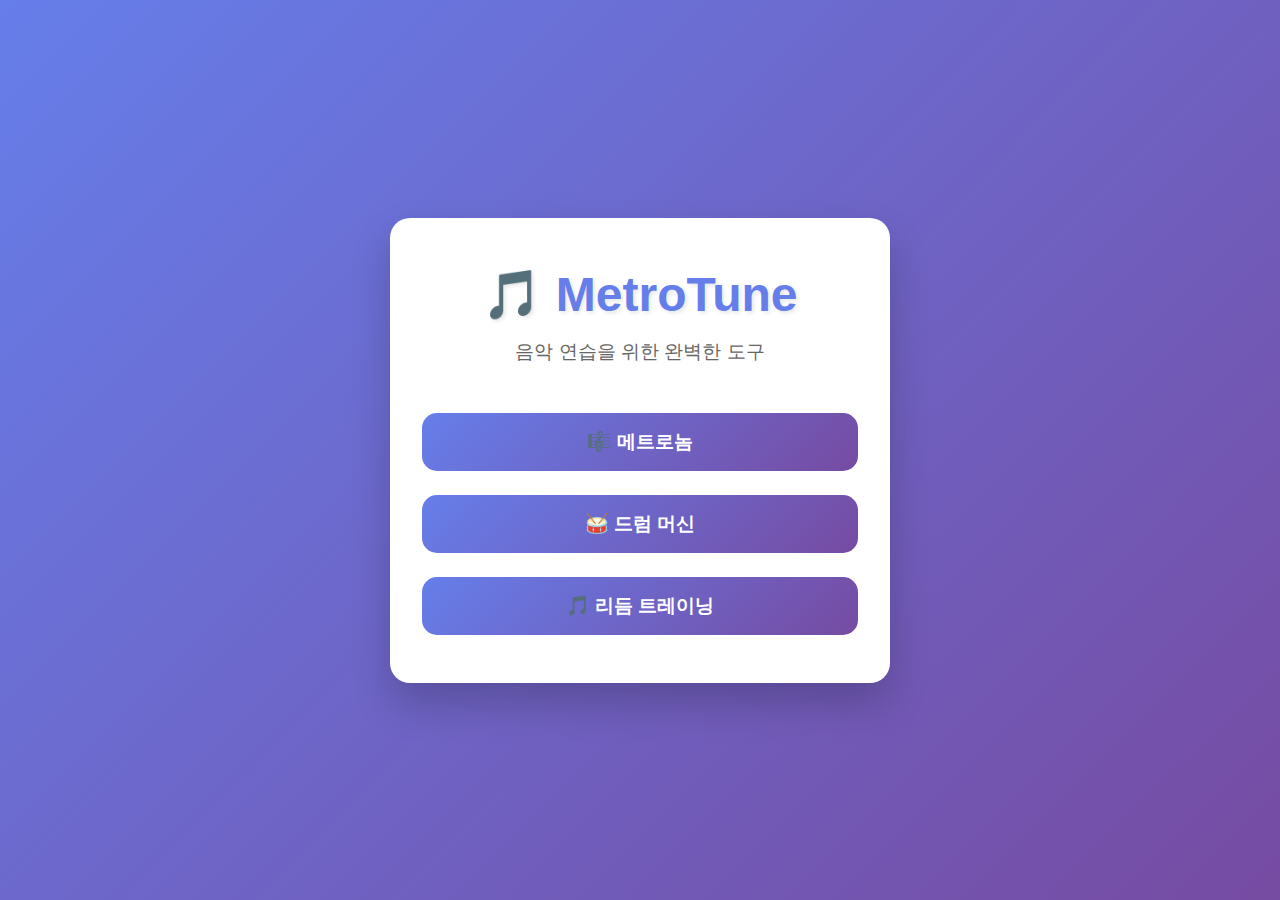
<file: index.html>
<!DOCTYPE html>
<html lang="ko">

<head>
    <meta charset="UTF-8">
    <meta name="viewport" content="width=device-width, initial-scale=1.0">
    <title>MetroTune</title>
    <style>
        * {
            margin: 0;
            padding: 0;
            box-sizing: border-box;
        }

        body {
            font-family: 'Segoe UI', Tahoma, Geneva, Verdana, sans-serif;
            background: linear-gradient(135deg, #667eea 0%, #764ba2 100%);
            min-height: 100vh;
            display: flex;
            justify-content: center;
            align-items: center;
            color: #333;
        }

        .container {
            text-align: center;
            background: white;
            border-radius: 20px;
            padding: 3rem 2rem;
            box-shadow: 0 20px 40px rgba(0, 0, 0, 0.2);
            max-width: 500px;
            width: 90%;
        }

        .main-title {
            font-size: 3rem;
            margin-bottom: 1rem;
            color: #667eea;
            text-shadow: 2px 2px 4px rgba(0, 0, 0, 0.1);
        }

        .subtitle {
            font-size: 1.2rem;
            color: #666;
            margin-bottom: 3rem;
        }

        .button-group {
            display: flex;
            flex-direction: column;
            gap: 1.5rem;
        }

        .main-button {
            padding: 1rem 2rem;
            font-size: 1.2rem;
            font-weight: bold;
            border: none;
            border-radius: 15px;
            cursor: pointer;
            transition: all 0.3s ease;
            text-decoration: none;
            display: inline-block;
        }

        .active-button {
            background: linear-gradient(135deg, #667eea 0%, #764ba2 100%);
            color: white;
        }

        .active-button:hover {
            transform: translateY(-3px);
            box-shadow: 0 10px 20px rgba(102, 126, 234, 0.3);
        }

        @media (max-width: 768px) {
            .main-title {
                font-size: 2.5rem;
            }

            .container {
                padding: 2rem 1.5rem;
            }
        }
    </style>
</head>

<!DOCTYPE html>
<html lang="ko">

<head>
    <meta charset="UTF-8">
    <meta name="viewport" content="width=device-width, initial-scale=1.0">
    <title>MetroTune</title>
    <style>
        * {
            margin: 0;
            padding: 0;
            box-sizing: border-box;
        }

        body {
            font-family: 'Segoe UI', Tahoma, Geneva, Verdana, sans-serif;
            background: linear-gradient(135deg, #667eea 0%, #764ba2 100%);
            min-height: 100vh;
            display: flex;
            justify-content: center;
            align-items: center;
            color: #333;
        }

        .container {
            text-align: center;
            background: white;
            border-radius: 20px;
            padding: 3rem 2rem;
            box-shadow: 0 20px 40px rgba(0, 0, 0, 0.2);
            max-width: 500px;
            width: 90%;
        }

        .main-title {
            font-size: 3rem;
            margin-bottom: 1rem;
            color: #667eea;
            text-shadow: 2px 2px 4px rgba(0, 0, 0, 0.1);
        }

        .subtitle {
            font-size: 1.2rem;
            color: #666;
            margin-bottom: 3rem;
        }

        .button-group {
            display: flex;
            flex-direction: column;
            gap: 1.5rem;
        }

        .main-button {
            padding: 1rem 2rem;
            font-size: 1.2rem;
            font-weight: bold;
            border: none;
            border-radius: 15px;
            cursor: pointer;
            transition: all 0.3s ease;
            text-decoration: none;
            display: inline-block;
        }

        .active-button {
            background: linear-gradient(135deg, #667eea 0%, #764ba2 100%);
            color: white;
        }

        .active-button:hover {
            transform: translateY(-3px);
            box-shadow: 0 10px 20px rgba(102, 126, 234, 0.3);
        }

        @media (max-width: 768px) {
            .main-title {
                font-size: 2.5rem;
            }

            .container {
                padding: 2rem 1.5rem;
            }
        }
    </style>
</head>

<body>
    <div class="container">
        <h1 class="main-title">🎵 MetroTune</h1>
        <p class="subtitle">음악 연습을 위한 완벽한 도구</p>

        <div class="button-group">
            <a href="metrotune.html" class="main-button active-button">
                🎼 메트로놈
            </a>

            <a href="drummachine.html" class="main-button active-button">
                🥁 드럼 머신
            </a>

            <a href="rhythmtrainer.html" class="main-button active-button">
                🎵 리듬 트레이닝
            </a>
        </div>
    </div>

    <script>
        // 간단한 애니메이션 효과
        document.addEventListener('DOMContentLoaded', function () {
            const container = document.querySelector('.container');
            container.style.opacity = '0';
            container.style.transform = 'translateY(30px)';

            setTimeout(() => {
                container.style.transition = 'opacity 0.6s ease, transform 0.6s ease';
                container.style.opacity = '1';
                container.style.transform = 'translateY(0)';
            }, 100);
        });
    </script>
</body>

</html>
</file>
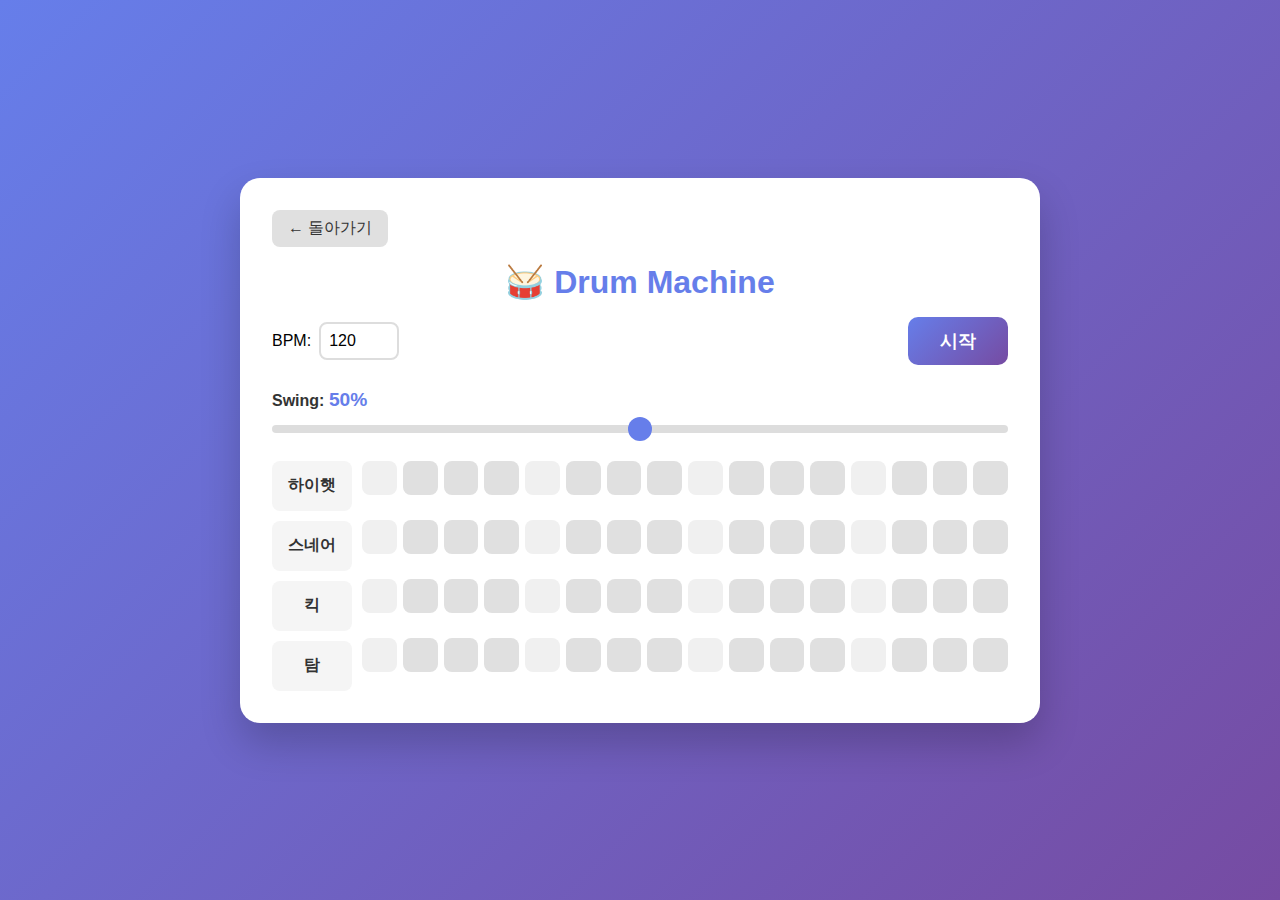
<file: drummachine.html>
<!DOCTYPE html>
<html lang="ko">
<head>
    <meta charset="UTF-8">
    <meta name="viewport" content="width=device-width, initial-scale=1.0">
    <title>Drum Machine - MetroTune</title>
    <style>
        * {
            margin: 0;
            padding: 0;
            box-sizing: border-box;
        }

        body {
            font-family: 'Segoe UI', Tahoma, Geneva, Verdana, sans-serif;
            background: linear-gradient(135deg, #667eea 0%, #764ba2 100%);
            min-height: 100vh;
            display: flex;
            justify-content: center;
            align-items: center;
            padding: 20px;
        }

        .container {
            background: white;
            border-radius: 20px;
            padding: 2rem;
            box-shadow: 0 20px 40px rgba(0,0,0,0.2);
            max-width: 800px;
            width: 100%;
        }

        h1 {
            text-align: center;
            color: #667eea;
            margin-bottom: 1rem;
        }

        .back-button {
            display: inline-block;
            margin-bottom: 1rem;
            padding: 0.5rem 1rem;
            background: #e0e0e0;
            border: none;
            border-radius: 8px;
            text-decoration: none;
            color: #333;
            cursor: pointer;
            transition: all 0.3s ease;
        }

        .back-button:hover {
            background: #d0d0d0;
        }

        .controls {
            display: flex;
            justify-content: space-between;
            align-items: center;
            margin-bottom: 1.5rem;
            gap: 1rem;
            flex-wrap: wrap;
        }

        .bpm-control {
            display: flex;
            align-items: center;
            gap: 0.5rem;
        }

        .bpm-control input {
            width: 80px;
            padding: 0.5rem;
            border: 2px solid #ddd;
            border-radius: 8px;
            font-size: 1rem;
        }

        .play-button {
            padding: 0.75rem 2rem;
            font-size: 1.1rem;
            font-weight: bold;
            border: none;
            border-radius: 10px;
            cursor: pointer;
            background: linear-gradient(135deg, #667eea 0%, #764ba2 100%);
            color: white;
            transition: all 0.3s ease;
        }

        .play-button:hover {
            transform: translateY(-2px);
            box-shadow: 0 5px 15px rgba(102, 126, 234, 0.3);
        }

        .play-button.playing {
            background: linear-gradient(135deg, #f44336 0%, #e91e63 100%);
        }

        .swing-control {
            margin-bottom: 1.5rem;
        }

        .swing-control label {
            display: block;
            margin-bottom: 0.5rem;
            font-weight: bold;
            color: #333;
        }

        .swing-slider {
            width: 100%;
            height: 8px;
            border-radius: 4px;
            background: #ddd;
            outline: none;
            -webkit-appearance: none;
        }

        .swing-slider::-webkit-slider-thumb {
            -webkit-appearance: none;
            appearance: none;
            width: 24px;
            height: 24px;
            border-radius: 50%;
            background: #667eea;
            cursor: pointer;
        }

        .swing-slider::-moz-range-thumb {
            width: 24px;
            height: 24px;
            border-radius: 50%;
            background: #667eea;
            cursor: pointer;
            border: none;
        }

        .swing-value {
            text-align: center;
            font-size: 1.2rem;
            color: #667eea;
            font-weight: bold;
            margin-top: 0.5rem;
        }

        .sequencer-container {
            display: flex;
            gap: 10px;
            overflow-x: auto;
        }

        .track-labels-column {
            display: flex;
            flex-direction: column;
            gap: 10px;
            flex-shrink: 0;
        }

        .track-label {
            font-weight: bold;
            color: #333;
            display: flex;
            align-items: center;
            justify-content: center;
            height: 50px;
            padding: 0 1rem;
            background: #f5f5f5;
            border-radius: 8px;
            min-width: 80px;
        }

        .sequencer {
            flex: 1;
            display: grid;
            grid-template-columns: repeat(16, 1fr);
            grid-template-rows: repeat(4, 1fr);
            gap: 6px;
            min-width: 0;
        }

        .step {
            aspect-ratio: 1;
            border-radius: 8px;
            background: #e0e0e0;
            cursor: pointer;
            transition: all 0.2s ease;
            border: 2px solid transparent;
            min-width: 30px;
        }

        .step:hover {
            background: #d0d0d0;
            transform: scale(1.05);
        }

        .step.active {
            background: linear-gradient(135deg, #667eea 0%, #764ba2 100%);
        }

        .step.playing {
            border: 2px solid #ff9800;
            box-shadow: 0 0 10px rgba(255, 152, 0, 0.5);
            transform: scale(1.1);
        }

        .step.beat-marker {
            background: #f0f0f0;
        }

        .step.beat-marker.active {
            background: linear-gradient(135deg, #667eea 0%, #764ba2 100%);
        }

        @media (max-width: 768px) {
            .container {
                padding: 1rem;
            }

            .sequencer {
                gap: 4px;
            }

            .controls {
                flex-direction: column;
            }

            .step {
                min-width: 20px;
            }
        }
    </style>
</head>
<body>
    <div class="container">
        <a href="index.html" class="back-button">← 돌아가기</a>
        <h1>🥁 Drum Machine</h1>
        
        <div class="controls">
            <div class="bpm-control">
                <label for="bpm">BPM:</label>
                <input type="number" id="bpm" value="120" min="40" max="240">
            </div>
            <button class="play-button" id="playButton">시작</button>
        </div>

        <div class="swing-control">
            <label for="swing">Swing: <span class="swing-value" id="swingValue">50%</span></label>
            <input type="range" id="swing" class="swing-slider" min="0" max="100" value="50">
        </div>

        <div class="sequencer-container">
            <div class="track-labels-column">
                <div class="track-label">하이햇</div>
                <div class="track-label">스네어</div>
                <div class="track-label">킥</div>
                <div class="track-label">탐</div>
            </div>
            <div class="sequencer" id="sequencer"></div>
        </div>
    </div>

    <script>
        const tracks = [
            { name: 'hihat', sound: 'drums/Sp_hihat.wav' },
            { name: 'snare', sound: 'drums/Sp_snare.wav' },
            { name: 'kick', sound: 'drums/Drumbkik.wav' },
            { name: 'tom', sound: 'drums/Drumrkik.wav' }
        ];
        const steps = 16;
        let isPlaying = false;
        let currentStep = 0;
        let bpm = 120;
        let swing = 50;
        let audioBuffers = {};
        let audioContext = null;

        // 시퀀서 패턴 저장
        const pattern = {};
        tracks.forEach(track => {
            pattern[track.name] = new Array(steps).fill(false);
        });

        // 오디오 초기화
        async function initAudio() {
            if (!audioContext) {
                audioContext = new (window.AudioContext || window.webkitAudioContext)();
                
                // 모든 드럼 샘플 로드
                for (const track of tracks) {
                    try {
                        const response = await fetch(track.sound);
                        const arrayBuffer = await response.arrayBuffer();
                        audioBuffers[track.name] = await audioContext.decodeAudioData(arrayBuffer);
                    } catch (error) {
                        console.error(`Error loading ${track.name}:`, error);
                    }
                }
            }
        }

        // 드럼 사운드 재생
        function playSound(trackName) {
            if (!audioContext || !audioBuffers[trackName]) return;

            const source = audioContext.createBufferSource();
            source.buffer = audioBuffers[trackName];
            
            const gainNode = audioContext.createGain();
            gainNode.gain.value = 0.7;
            
            source.connect(gainNode);
            gainNode.connect(audioContext.destination);
            source.start(0);
        }

        // 시퀀서 그리드 생성
        const sequencer = document.getElementById('sequencer');
        tracks.forEach((track) => {
            for (let i = 0; i < steps; i++) {
                const step = document.createElement('div');
                step.className = 'step';
                if (i % 4 === 0) step.classList.add('beat-marker');
                step.dataset.track = track.name;
                step.dataset.step = i;
                
                step.addEventListener('click', () => {
                    pattern[track.name][i] = !pattern[track.name][i];
                    step.classList.toggle('active');
                });
                
                sequencer.appendChild(step);
            }
        });

        // 스윙 타이밍 계산
        function getStepDelay(stepIndex) {
            const baseDelay = (60 / bpm) * 1000 / 4; // 16분음표 기준
            if (stepIndex % 2 === 1) {
                // 홀수 스텝에 스윙 적용
                const swingAmount = (swing - 50) / 50; // -1 to 1
                return baseDelay * (1 + swingAmount * 0.5);
            }
            return baseDelay;
        }

        // 시퀀서 재생
        function playStep() {
            if (!isPlaying) return;

            // 이전 스텝 하이라이트 제거
            document.querySelectorAll('.step.playing').forEach(el => {
                el.classList.remove('playing');
            });

            // 현재 스텝의 모든 트랙 확인 및 재생
            tracks.forEach((track) => {
                const stepEl = document.querySelector(`[data-track="${track.name}"][data-step="${currentStep}"]`);
                if (stepEl) {
                    stepEl.classList.add('playing');
                }
                
                if (pattern[track.name][currentStep]) {
                    playSound(track.name);
                }
            });

            // 다음 스텝으로
            currentStep = (currentStep + 1) % steps;
            
            // 다음 스텝 타이밍 예약
            const delay = getStepDelay(currentStep);
            setTimeout(playStep, delay);
        }

        // 재생/정지 토글
        document.getElementById('playButton').addEventListener('click', async () => {
            const button = document.getElementById('playButton');
            
            if (!isPlaying) {
                await initAudio();
                isPlaying = true;
                currentStep = 0;
                button.textContent = '정지';
                button.classList.add('playing');
                playStep();
            } else {
                isPlaying = false;
                button.textContent = '시작';
                button.classList.remove('playing');
                document.querySelectorAll('.step.playing').forEach(el => {
                    el.classList.remove('playing');
                });
            }
        });

        // BPM 변경
        document.getElementById('bpm').addEventListener('change', (e) => {
            bpm = parseInt(e.target.value);
        });

        // 스윙 변경
        document.getElementById('swing').addEventListener('input', (e) => {
            swing = parseInt(e.target.value);
            document.getElementById('swingValue').textContent = swing + '%';
        });
    </script>
</body>
</html>
</file>
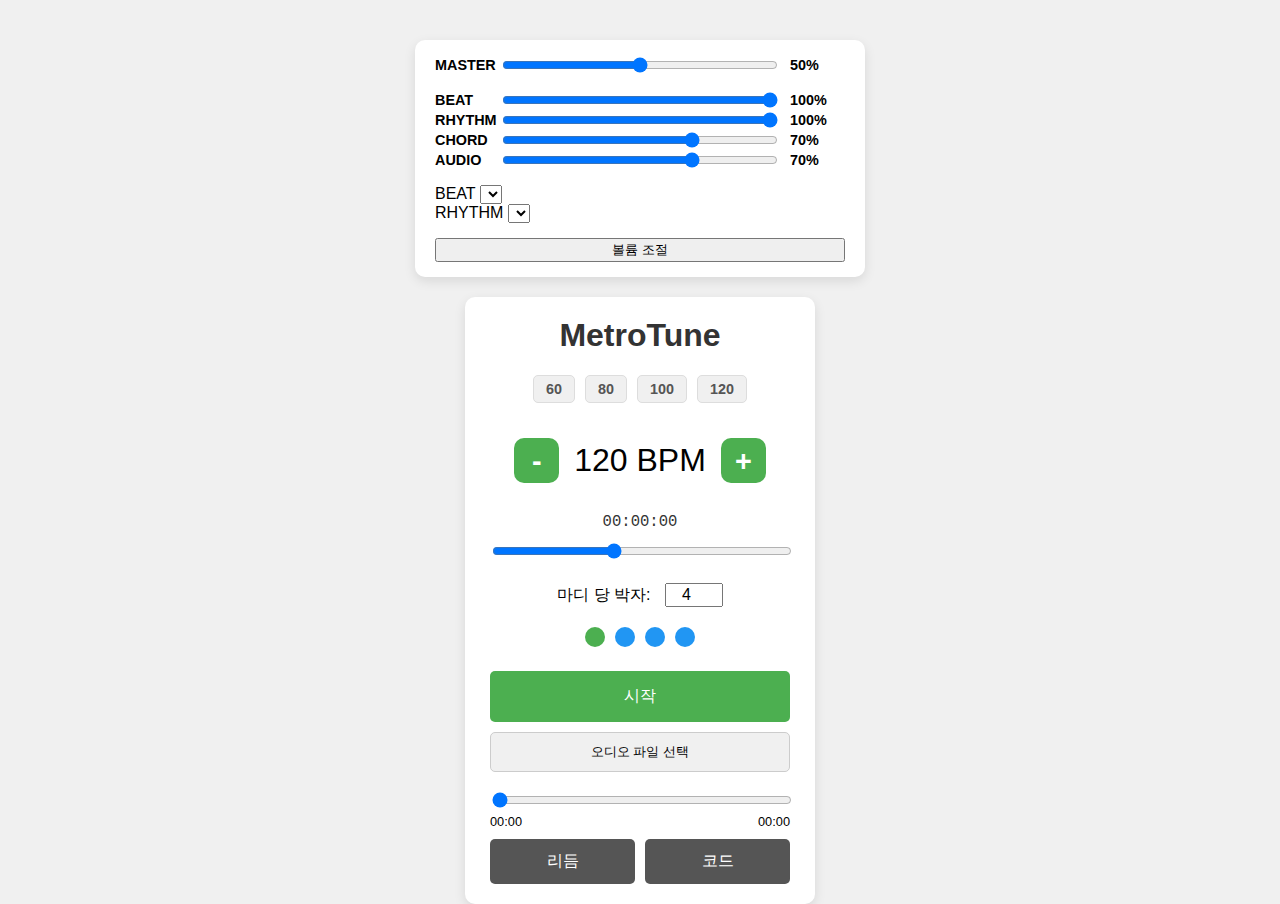
<file: metrotune.html>
<!DOCTYPE html>
<html lang="ko">
<head>
    <meta charset="UTF-8">
    <meta name="viewport" content="width=device-width, initial-scale=1.0">
    <title>MetroTune</title>
    <link rel="stylesheet" href="style.css">
</head>
<body>
    <div class="global-controls-container">
        <div class="volume-control-wrapper" id="master-volume-control">
            <span>MASTER</span>
            <input type="range" id="master-volume-slider" min="0" max="1" value="0.5" step="0.01">
            <span id="master-volume-percentage">50%</span>
        </div>
        
        <div id="secondary-volume-controls" class="hidden">
            <div class="volume-control-wrapper" id="beat-volume-control">
                <span>BEAT</span>
                <input type="range" id="beat-volume-slider" min="0" max="1" value="1.0" step="0.01">
                <span id="beat-volume-percentage">100%</span>
            </div>
            <div class="volume-control-wrapper" id="rhythm-volume-control">
                <span>RHYTHM</span>
                <input type="range" id="rhythm-volume-slider" min="0" max="1" value="1.0" step="0.01">
                <span id="rhythm-volume-percentage">100%</span>
            </div>
            <div class="volume-control-wrapper" id="chord-volume-control">
                <span>CHORD</span>
                <input type="range" id="chord-volume-slider" min="0" max="1" value="0.7" step="0.01">
                <span id="chord-volume-percentage">70%</span>
            </div>
            <div class="volume-control-wrapper" id="audio-volume-control">
                <span>AUDIO</span>
                <input type="range" id="audio-volume-slider" min="0" max="1" value="0.7" step="0.01">
                <span id="audio-volume-percentage">70%</span>
            </div>
        </div>
        <div class="sound-select-row-wrapper">
            <div class="sound-select-wrapper">
                <label for="sound-pack-select">BEAT</label>
                <select id="sound-pack-select" class="sound-pack-select-dropdown"></select>
            </div>
            <div class="sound-select-wrapper">
                <label for="rhythm-sound-pack-select">RHYTHM</label>
                <select id="rhythm-sound-pack-select" class="sound-pack-select-dropdown"></select>
            </div>
        </div>
        <button id="toggle-volume-controls-btn">볼륨 조절</button>
    </div>
    <div class="app-container">
        <div class="metronome rhythm-module hidden">
            <h2>16-Beat Pattern</h2>

            
            <div class="rhythm-grid"></div>

            <div id="rhythm-preview-container" class="hidden">
                <label class="preview-label">NEXT</label>
                <div id="rhythm-preview-grid"></div>
            </div>
            <div class="rhythm-controls">
                <div class="rhythm-accent-toggle">
                    <input type="checkbox" id="rhythm-accent-checkbox" checked>
                    <label for="rhythm-accent-checkbox">강약</label>
                </div>
                <div class="random-rhythm-toggle">
                    <input type="checkbox" id="random-rhythm-checkbox">
                    <label for="random-rhythm-checkbox">랜덤</label>
                </div>
            </div>
            <div class="rhythm-module-footer">
                <p>각 셀을 클릭하여 리듬을 만드세요.</p>
            </div>
        </div>

        <div class="metronome main-metronome">
            <h1>MetroTune</h1>
            <div class="bpm-presets">
                <button class="preset-btn" data-bpm="60">60</button>
                <button class="preset-btn" data-bpm="80">80</button>
                <button class="preset-btn" data-bpm="100">100</button>
                <button class="preset-btn" data-bpm="120">120</button>
            </div>
            <div class="bpm-controls">
                <button id="bpm-minus-btn" class="bpm-btn">-</button>
                <div class="bpm-display"><span id="bpm-output">120</span> BPM</div>
                <button id="bpm-plus-btn" class="bpm-btn">+</button>
            </div>
            <div id="stopwatch-display" style="font-size: 1.2em; color: #333; margin: 10px 0; font-family: monospace;">00:00:00</div>
            <div class="bpm-slider">
                <input type="range" id="bpm-slider" min="40" max="240" value="120">
            </div>
            <div class="time-signature">
                <label for="beats-per-measure">마디 당 박자:</label>
                <input type="number" id="beats-per-measure" value="4" min="1" max="16">
            </div>
            <div id="beat-indicator-container"></div>
            <button id="start-stop-btn">시작</button>
            <div class="audio-upload-container" style="margin-top: 10px;">
                <input type="file" id="audio-upload-input" accept="audio/*" style="display: none;">
                <button id="audio-upload-btn" style="width:100%; padding: 10px; border-radius: 5px; border: 1px solid #ccc; background-color: #f0f0f0; cursor: pointer;">오디오 파일 선택</button>
                <p id="audio-file-name" style="margin-top: 5px; font-size: 0.8em; color: #555;"></p>
            </div>
            <div id="audio-progress-container" class="hidden" style="margin-top: 5px; width: 100%;">
                <input type="range" id="audio-progress-bar" value="0" style="width: 100%;">
                <div id="audio-time-display" style="display: flex; justify-content: space-between; font-size: 0.8em; margin-top: 2px;">
                    <span id="audio-current-time">00:00</span>
                    <span id="audio-duration">00:00</span>
                </div>
            </div>
            <div class="module-toggles">
                <button id="toggle-rhythm-panel-btn">리듬</button>
                <button id="toggle-chord-panel-btn">코드</button>
            </div>
        </div>
        
        <div class="metronome chord-module hidden">
             <h2>Chord Progression</h2>
             <div id="chord-display-wrapper" style="display: flex; justify-content: center; align-items: baseline; gap: 15px;">
                 <div id="chord-display">C</div>
                 <span id="next-chord-preview" style="font-size: 1.5em; color: #888;"></span>
             </div>
             <div class="chord-input-area">
                 <textarea id="chord-input" placeholder="코드 진행 입력 (예: C, G, Am, F)"></textarea>
                 <div class="random-chord-toggle">
                     <input type="checkbox" id="random-chords-checkbox">
                     <label for="random-chords-checkbox">랜덤</label>
                 </div>
             </div>
             <div class="chord-module-footer">
                <p>코드 기능은 메인 메트로놈의 시작/정지 버튼으로 제어됩니다.</p>
             </div>
        </div>
    </div>
    <script src="script.js"></script>
</body>
</html>
</file>
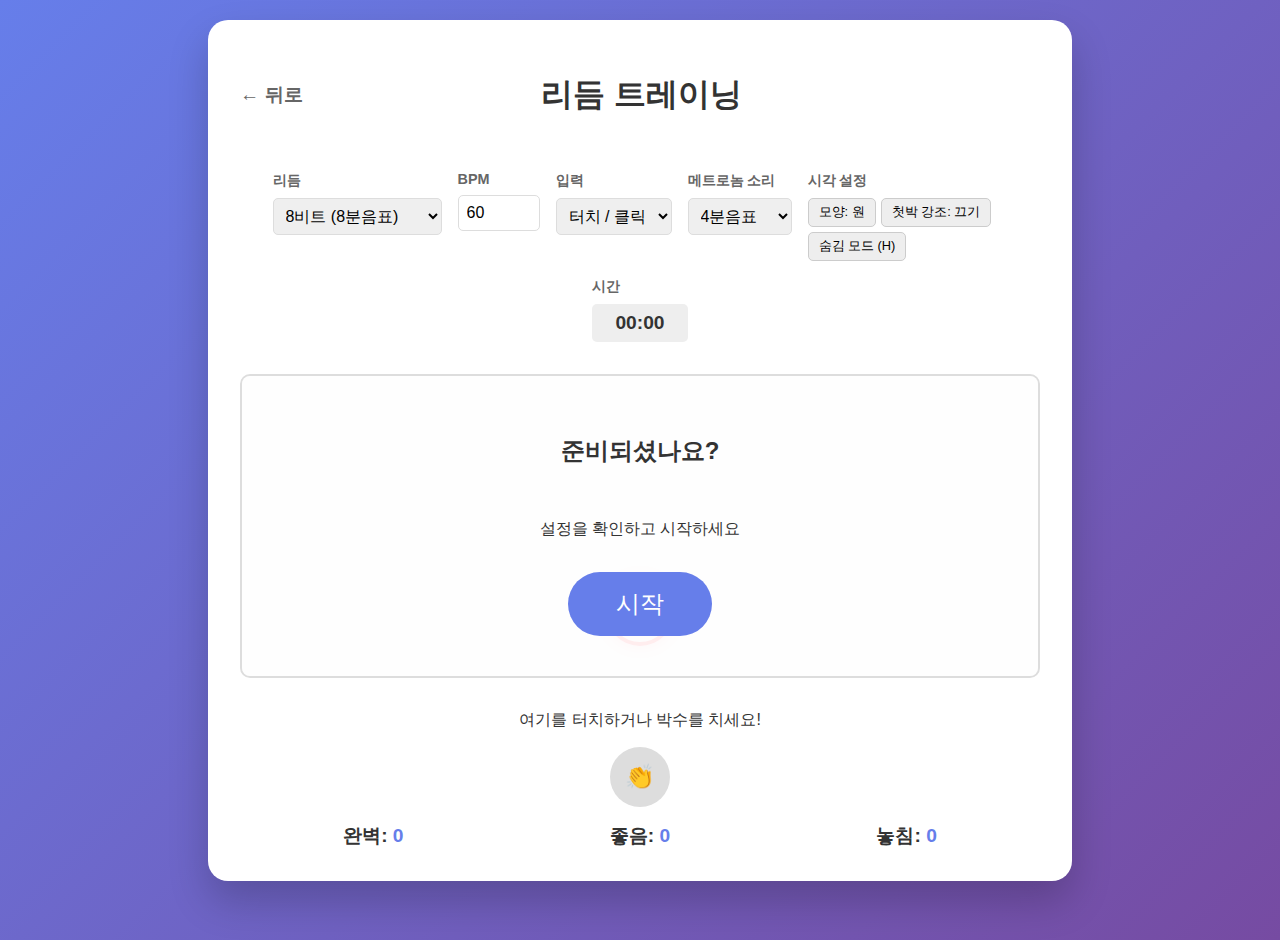
<file: rhythmtrainer.html>
<!DOCTYPE html>
<html lang="ko">

<head>
    <meta charset="UTF-8">
    <meta name="viewport" content="width=device-width, initial-scale=1.0">
    <title>리듬 트레이너 - 메트로튠</title>
    <link rel="stylesheet" href="rhythmtrainer.css">
</head>

<body>
    <div class="trainer-container">
        <div class="header">
            <a href="index.html" class="back-button">← 뒤로</a>
            <h1>리듬 트레이닝</h1>
            <div style="width: 60px;"></div> <!-- Spacer for centering -->
        </div>

        <div class="controls">
            <div class="control-group">
                <label for="rhythm-mode">리듬</label>
                <select id="rhythm-mode">
                    <option value="8">8비트 (8분음표)</option>
                    <option value="16">16비트 (16분음표)</option>
                    <option value="mixed">혼합</option>
                    <option value="permutations">8/16 경우의 수</option>
                    <option value="binary">바이너리 알파벳</option>
                </select>
            </div>
            <div class="control-group">
                <label for="bpm-input">BPM</label>
                <input type="number" id="bpm-input" value="60" min="40" max="200">
            </div>
            <div class="control-group">
                <label for="input-mode">입력</label>
                <select id="input-mode">
                    <option value="touch">터치 / 클릭</option>
                    <option value="mic">마이크</option>
                </select>
            </div>
            <div class="control-group">
                <label for="metronome-mode">메트로놈 소리</label>
                <select id="metronome-mode">
                    <option value="0">끄기</option>
                    <option value="4" selected>4분음표</option>
                    <option value="8">8분음표</option>
                    <option value="16">16분음표</option>
                </select>
            </div>
            <div class="control-group">
                <label>시각 설정</label>
                <div style="display: flex; gap: 5px; flex-wrap: wrap; max-width: 200px;">
                    <button id="toggle-shape-btn" class="toggle-btn">모양: 원</button>
                    <button id="toggle-highlight-btn" class="toggle-btn">첫박 강조: 끄기</button>
                    <button id="toggle-hidden-btn" class="toggle-btn">숨김 모드 (H)</button>
                </div>
            </div>
            <div class="control-group">
                <label>시간</label>
                <div id="timer-display"
                    style="font-size: 1.2rem; font-weight: bold; padding: 0.5rem; background: #eee; border-radius: 5px; min-width: 80px;">
                    00:00</div>
            </div>
        </div>

        <div class="game-area" id="game-area">
            <div class="track">
                <!-- Lanes will be generated by JS -->
            </div>
            <div class="target-circle"></div>
            <div class="feedback" id="feedback-display"></div>

            <div class="start-overlay" id="start-overlay">
                <h2>준비되셨나요?</h2>
                <p>설정을 확인하고 시작하세요</p>
                <button class="start-btn" id="start-btn">시작</button>
            </div>

            <button id="pause-btn" class="pause-btn" style="display: none;">일시정지 (P)</button>
        </div>

        <div class="input-area">
            <p>여기를 터치하거나 박수를 치세요!</p>
            <div class="input-indicator" id="input-indicator">
                👏
            </div>
        </div>

        <div class="score-board">
            <div class="score-item">완벽: <span id="score-perfect">0</span></div>
            <div class="score-item">좋음: <span id="score-good">0</span></div>
            <div class="score-item">놓침: <span id="score-miss">0</span></div>
        </div>
    </div>

    <script src="rhythmtrainer.js"></script>
</body>

</html>
</file>
<file: style.css>
/* --- 기본 및 페이지 레이아웃 --- */
html, body {
    height: 100%;
    margin: 0;
    padding: 20px;
    box-sizing: border-box;
    background-color: #f0f0f0;
    font-family: sans-serif;
}

/* --- 상단 글로벌 컨트롤 컨테이너 --- */
.global-controls-container {
    display: flex;
    flex-direction: column;
    gap: 15px;
    width: 100%;
    max-width: 450px;
    margin: 0 auto 20px auto;
    background-color: white;
    padding: 15px 20px;
    border-radius: 10px;
    box-shadow: 0 4px 12px rgba(0,0,0,0.1);
    box-sizing: border-box;
}
.volume-control-wrapper { display: flex; align-items: center; gap: 10px; width: 100%; }
.volume-control-wrapper input { width: 100%; }
.volume-control-wrapper span { font-weight: bold; font-size: 0.9em; white-space: nowrap; min-width: 55px; text-align: left; }
    
/* --- 메인 앱 컨테이너 (레이아웃의 핵심) --- */
.app-container {
    display: grid;
    grid-template-columns: 1fr auto 1fr; /* 3열 그리드 */
    align-items: start; /* 상단 정렬 */
    gap: 20px;
    width: 100%;
}

/* --- 메트로놈 모듈 공통 스타일 --- */
.metronome {
    width: 350px;
    background-color: white;
    padding: 20px 25px;
    border-radius: 10px;
    box-shadow: 0 4px 12px rgba(0,0,0,0.1);
    text-align: center;
    box-sizing: border-box;
    transition: opacity 0.3s, visibility 0.3s, transform 0.3s;
    
    /* ▼▼▼ 푸터를 아래에 고정하기 위해 flexbox 속성 추가 ▼▼▼ */
    display: flex;
    flex-direction: column;
}
.metronome h1, .metronome h2 { color: #333; margin-top: 0; }

/* ▼▼▼ 핵심 해결책: .hidden 클래스 변경 ▼▼▼ */
.chord-module.hidden, .rhythm-module.hidden {
    opacity: 0; /* 투명하게 만듦 */
    visibility: hidden; /* 보이지 않고, 클릭도 안되게 함 */
    transform: scale(0.95); /* 살짝 작아지는 효과 */
    pointer-events: none; /* 마우스 이벤트 무시 */
}

/* --- 모듈 위치 지정 --- */
.rhythm-module { grid-column: 1; justify-self: end; }
.main-metronome { grid-column: 2; }
.chord-module { grid-column: 3; justify-self: start; }

/* --- 나머지 UI 요소들 (이전과 동일) --- */
.bpm-presets {
    display: flex;
    justify-content: center;
    gap: 10px;
    margin-bottom: 15px;
}

.preset-btn {
    background-color: #f0f0f0;
    border: 1px solid #ddd;
    border-radius: 5px;
    padding: 5px 12px;
    font-size: 0.9em;
    font-weight: bold;
    color: #555;
    cursor: pointer;
    transition: all 0.1s;
}

.preset-btn:hover {
    background-color: #e0e0e0;
    border-color: #ccc;
}

.preset-btn.active {
    background-color: #4CAF50;
    color: white;
    border-color: #4CAF50;
}
.bpm-controls { display: flex; justify-content: center; align-items: center; gap: 15px; margin: 20px 0; }
.bpm-display { font-size: 2em; white-space: nowrap; }
.bpm-btn { width: 45px; height: 45px; font-size: 1.8em; font-weight: bold; color: white; background-color: #4CAF50; border: none; border-radius: 10px; cursor: pointer; display: inline-flex; justify-content: center; align-items: center; line-height: 1; transition: all 0.1s; }
.bpm-btn:hover { background-color: #45a049; }
.bpm-btn:active { background-color: #3e8e41; transform: scale(0.95); }
.bpm-slider input { width: 100%; }
.time-signature { margin-top: 20px; font-size: 1em; }
.time-signature input { width: 50px; font-size: 1em; text-align: center; margin-left: 10px; }
#beat-indicator-container { display: flex; justify-content: center; gap: 10px; margin-top: 20px; height: 24px; }

/* 수정된 부분 */
.beat-dot {
    width: 20px;
    height: 20px;
    border-radius: 50%;
    background-color: #e0e0e0;
    transition: all 0.1s ease-in-out;
    cursor: pointer; /* 마우스 포인터 변경 */
}

.beat-dot:hover {
    filter: brightness(0.9); /* 호버 시 색상 약간 어둡게 */
}

.beat-dot.state-accent { background-color: #4CAF50; }
.beat-dot.state-tick { background-color: #2196F3; }
.beat-dot.state-silent { background-color: #cccccc; }
.beat-dot.active { transform: scale(1.2); box-shadow: 0 0 10px rgba(0,0,0,0.5); }

#chord-display { font-size: 4em; font-weight: bold; color: #333; height: 100px; display: flex; justify-content: center; align-items: center; margin-top: 20px;}
.chord-input-area { display: flex; align-items: center; gap: 10px; margin-top: 10px; }
#chord-input { flex-grow: 1; width: auto; padding: 10px; border: 1px solid #ccc; border-radius: 5px; font-family: sans-serif; font-size: 1em; resize: vertical; }
.random-chord-toggle { display: flex; align-items: center; gap: 5px; flex-shrink: 0; }
.rhythm-grid { display: grid; grid-template-columns: repeat(4, 1fr); gap: 10px; margin: 20px 0; }
.rhythm-cell { width: 100%; padding-top: 100%; position: relative; background-color: #e0e0e0; border-radius: 5px; transition: all 0.1s; cursor: pointer; }
.rhythm-cell:hover { background-color: #d0d0d0; transform: scale(1.05); }
.rhythm-cell.active { background-color: #ff9800; }
.rhythm-cell.accent { background-color: #f44336; transform: scale(1.05); }
.rhythm-cell.playing { transform: scale(1.1); box-shadow: 0 0 10px #ff9800; }
.rhythm-controls { display: flex; justify-content: center; align-items: center; gap: 20px; margin-top: 10px; }
.random-rhythm-toggle, .rhythm-accent-toggle { display: flex; align-items: center; gap: 5px; }
#random-rhythm-checkbox, #rhythm-accent-checkbox { width: 18px; height: 18px; cursor: pointer; }
.random-rhythm-toggle label, .rhythm-accent-toggle label { font-size: 1.2em; cursor: pointer; user-select: none; }
#start-stop-btn { background-color: #4CAF50; color: white; border: none; padding: 15px 0; text-align: center; width: 100%; font-size: 16px; margin-top: 20px; cursor: pointer; border-radius: 5px; }
.module-toggles { display: flex; gap: 10px; margin-top: 10px; }
#toggle-rhythm-panel-btn, #toggle-chord-panel-btn { flex: 1; background-color: #555; color: white; border: none; padding: 12px 0; text-align: center; font-size: 16px; cursor: pointer; border-radius: 5px; transition: opacity 0.1s; }
#start-stop-btn:hover, #toggle-rhythm-panel-btn:hover, #toggle-chord-panel-btn:hover { opacity: 0.9; }

.chord-module-footer, .rhythm-module-footer {
    margin-top: auto; /* 가장 중요한 속성: 푸터를 맨 아래로 밀어냄 */
    padding-top: 20px;
    font-size: 0.7em;
    color: #888;
}
@media (max-width: 1100px) {
    .app-container {
        grid-template-columns: 1fr; /* 3열 그리드를 1열로 변경 */
        justify-items: center;      /* 아이템들을 가운데 정렬 */
        align-items: center;
    }

    /* 각 모듈이 항상 1열을 차지하도록 명시 */
    .rhythm-module,
    .main-metronome,
    .chord-module {
        grid-column: 1;
        justify-self: auto; /* PC에서의 정렬 방식 초기화 */
    }

    /* 모바일에서 너무 커지지 않도록 최대 너비 설정 */
    .metronome {
        width: 100%;
        max-width: 450px;
    }
}
</file>
<file: rhythmtrainer.css>
/* Rhythm Trainer Specific Styles */
body {
    font-family: 'Segoe UI', Tahoma, Geneva, Verdana, sans-serif;
    background: linear-gradient(135deg, #667eea 0%, #764ba2 100%);
    min-height: 100vh;
    display: flex;
    flex-direction: column;
    align-items: center;
    color: #333;
    margin: 0;
    padding: 20px;
}

.trainer-container {
    background: white;
    border-radius: 20px;
    padding: 2rem;
    box-shadow: 0 20px 40px rgba(0, 0, 0, 0.2);
    max-width: 800px;
    width: 100%;
    text-align: center;
    position: relative;
}

.header {
    display: flex;
    justify-content: space-between;
    align-items: center;
    margin-bottom: 2rem;
}

.back-button {
    text-decoration: none;
    color: #666;
    font-size: 1.2rem;
    font-weight: bold;
    transition: color 0.3s;
}

.back-button:hover {
    color: #333;
}

.controls {
    display: flex;
    gap: 1rem;
    justify-content: center;
    margin-bottom: 2rem;
    flex-wrap: wrap;
}

.control-group {
    display: flex;
    flex-direction: column;
    align-items: flex-start;
    gap: 0.5rem;
}

.control-group label {
    font-size: 0.9rem;
    color: #666;
    font-weight: bold;
}

select,
input[type="number"] {
    padding: 0.5rem;
    border: 1px solid #ddd;
    border-radius: 5px;
    font-size: 1rem;
}

.game-area {
    position: relative;
    height: 300px;
    background: #f0f0f0;
    border-radius: 10px;
    overflow: hidden;
    margin-bottom: 2rem;
    border: 2px solid #ddd;
}

.track {
    position: absolute;
    top: 0;
    bottom: 0;
    width: 100%;
    display: flex;
    justify-content: space-around;
}

.lane {
    width: 2px;
    background: rgba(0, 0, 0, 0.1);
    height: 100%;
    position: relative;
}

.target-circle {
    position: absolute;
    bottom: 30px;
    left: 50%;
    transform: translateX(-50%);
    width: 60px;
    height: 60px;
    border: 4px solid #ff4757;
    border-radius: 50%;
    z-index: 10;
    box-shadow: 0 0 15px rgba(255, 71, 87, 0.5);
    background: rgba(255, 71, 87, 0.1);
}

.target-circle::after {
    content: '';
    position: absolute;
    top: 50%;
    left: 50%;
    transform: translate(-50%, -50%);
    width: 8px;
    height: 8px;
    background-color: #ff4757;
    border-radius: 50%;
}

.pause-btn {
    position: absolute;
    top: 10px;
    right: 10px;
    padding: 5px 15px;
    background: rgba(0, 0, 0, 0.5);
    color: white;
    border: none;
    border-radius: 5px;
    cursor: pointer;
    z-index: 30;
    font-size: 0.9rem;
}

.pause-btn:hover {
    background: rgba(0, 0, 0, 0.7);
}

.note {
    position: absolute;
    width: 40px;
    height: 40px;
    background: #2ed573;
    border-radius: 50%;
    transform: translateX(-50%);
    z-index: 5;
}

.note::after {
    content: '';
    position: absolute;
    top: 50%;
    left: 50%;
    transform: translate(-50%, -50%);
    width: 8px;
    height: 8px;
    background: rgba(0, 0, 0, 0.4);
    border-radius: 50%;
    z-index: 6;
}

.note.hit {
    background: #ffa502;
    transform: translateX(-50%) scale(1.2);
    opacity: 0;
    transition: all 0.2s;
}

.note.miss {
    background: #ff4757;
    opacity: 0.5;
}

.beat-line {
    position: absolute;
    width: 100%;
    height: 2px;
    background-color: rgba(0, 0, 0, 0.2);
    z-index: 1;
    pointer-events: none;
}

.hidden-mode .note {
    opacity: 0;
}

.feedback {
    position: absolute;
    top: 50%;
    left: 50%;
    transform: translate(-50%, -50%);
    font-size: 3rem;
    font-weight: bold;
    pointer-events: none;
    opacity: 0;
    transition: opacity 0.2s;
}

.feedback.perfect {
    color: #2ed573;
    text-shadow: 0 0 10px rgba(46, 213, 115, 0.5);
}

.feedback.good {
    color: #ffa502;
    text-shadow: 0 0 10px rgba(255, 165, 2, 0.5);
}

.feedback.miss {
    color: #ff4757;
    text-shadow: 0 0 10px rgba(255, 71, 87, 0.5);
}

.start-overlay {
    position: absolute;
    top: 0;
    left: 0;
    width: 100%;
    height: 100%;
    background: rgba(255, 255, 255, 0.9);
    display: flex;
    justify-content: center;
    align-items: center;
    z-index: 20;
    flex-direction: column;
    gap: 1rem;
}

.start-btn {
    padding: 1rem 3rem;
    font-size: 1.5rem;
    background: #667eea;
    color: white;
    border: none;
    border-radius: 50px;
    cursor: pointer;
    transition: transform 0.2s, box-shadow 0.2s;
}

.start-btn:hover {
    transform: scale(1.05);
    box-shadow: 0 5px 15px rgba(102, 126, 234, 0.4);
}

.input-indicator {
    width: 60px;
    height: 60px;
    border-radius: 50%;
    background: #ddd;
    margin: 0 auto;
    display: flex;
    justify-content: center;
    align-items: center;
    font-size: 1.5rem;
    color: white;
    transition: background 0.1s;
}

.input-indicator.active {
    background: #667eea;
    transform: scale(0.95);
}

.score-board {
    display: flex;
    justify-content: space-around;
    font-size: 1.2rem;
    font-weight: bold;
    margin-top: 1rem;
}

.score-item span {
    color: #667eea;
}

.toggle-btn {
    padding: 5px 10px;
    font-size: 0.8rem;
    background: #eee;
    border: 1px solid #ccc;
    border-radius: 5px;
    cursor: pointer;
}

.toggle-btn.active {
    background: #667eea;
    color: white;
    border-color: #5a6fd6;
}

.target-bar {
    position: absolute;
    bottom: 50px;
    left: 0;
    width: 100%;
    height: 10px;
    background-color: rgba(255, 71, 87, 0.3);
    border-top: 4px solid #ff4757;
    border-bottom: 4px solid #ff4757;
    z-index: 10;
    box-shadow: 0 0 15px rgba(255, 71, 87, 0.5);
}

.note.accent {
    background: #ffd32a;
    /* Yellow for accent */
    box-shadow: 0 0 10px rgba(255, 211, 42, 0.6);
}

.note.bar-shape {
    width: 100px;
    height: 20px;
    border-radius: 5px;
}

.note.bar-shape::after {
    width: 100%;
    height: 2px;
    background: rgba(0, 0, 0, 0.4);
    border-radius: 0;
}

/* Mobile adjustments */
@media (max-width: 600px) {
    .trainer-container {
        padding: 1rem;
    }

    .game-area {
        height: 250px;
    }

    .controls {
        gap: 0.5rem;
    }
}
</file>
